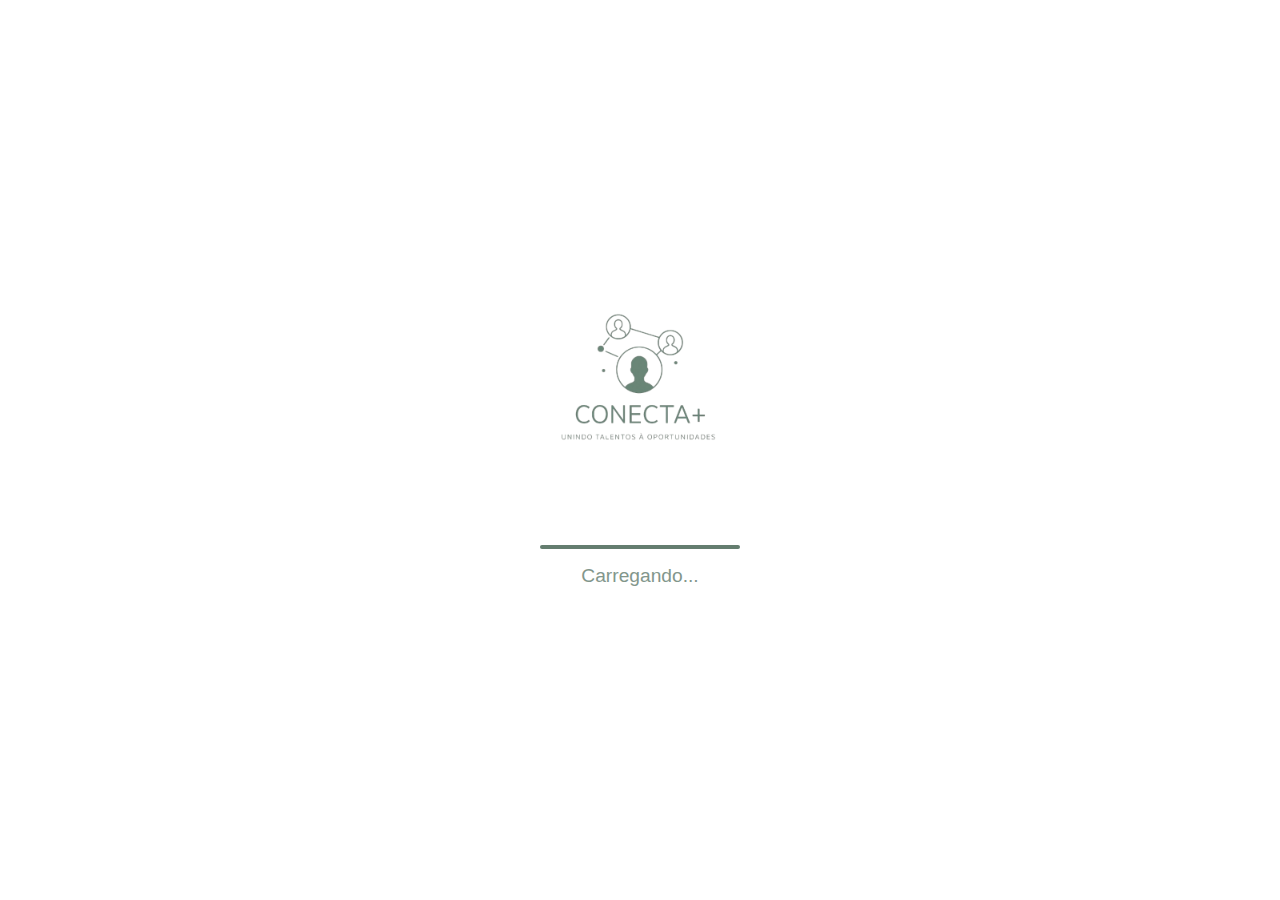
<file: index.html>
<!DOCTYPE html>
<html lang="pt-BR">
<head>
    <meta charset="UTF-8">
    <meta name="viewport" content="width=device-width, initial-scale=1.0">
    <title>Conecta+ | Carregando...</title>
    <style>
        :root {
            --color-primary: #647D6F;
            --color-secondary: #95A5A0;
        }

        body {
            margin: 0;
            padding: 0;
            display: flex;
            justify-content: center;
            align-items: center;
            min-height: 100vh;
            background-color: #ffffff;
            font-family: Arial, sans-serif;
        }

        .splash-container {
            text-align: center;
            animation: fadeIn 0.5s ease-in;
        }

        .logo {
            width: 200px;
            height: auto;
            margin-bottom: 2rem;
            animation: pulse 2s infinite;
        }

        .loading-text {
            color: var(--color-primary);
            font-size: 1.2rem;
            margin-top: 1rem;
            opacity: 0.8;
        }

        .loading-bar {
            width: 200px;
            height: 4px;
            background-color: #eee;
            border-radius: 2px;
            margin: 1rem auto;
            overflow: hidden;
        }

        .loading-progress {
            width: 100%;
            height: 100%;
            background-color: var(--color-primary);
            animation: loading 2s infinite;
            transform-origin: left;
        }

        @keyframes fadeIn {
            from {
                opacity: 0;
                transform: translateY(-20px);
            }
            to {
                opacity: 1;
                transform: translateY(0);
            }
        }

        @keyframes pulse {
            0% {
                transform: scale(1);
            }
            50% {
                transform: scale(1.05);
            }
            100% {
                transform: scale(1);
            }
        }

        @keyframes loading {
            0% {
                transform: scaleX(0);
            }
            50% {
                transform: scaleX(1);
            }
            100% {
                transform: scaleX(0);
            }
        }
    </style>
</head>
<body>
    <div class="splash-container">
        <img src="logo-removebg-preview.png" alt="Conecta+" class="logo">
        <div class="loading-bar">
            <div class="loading-progress"></div>
        </div>
        <p class="loading-text">Carregando...</p>
    </div>

    <script>
        // Simula um tempo de carregamento e redireciona para a página principal
        setTimeout(() => {
            window.location.href = 'index.html';
        }, 3000); // Redireciona após 3 segundos
    </script>
</body>
</html>
</file>
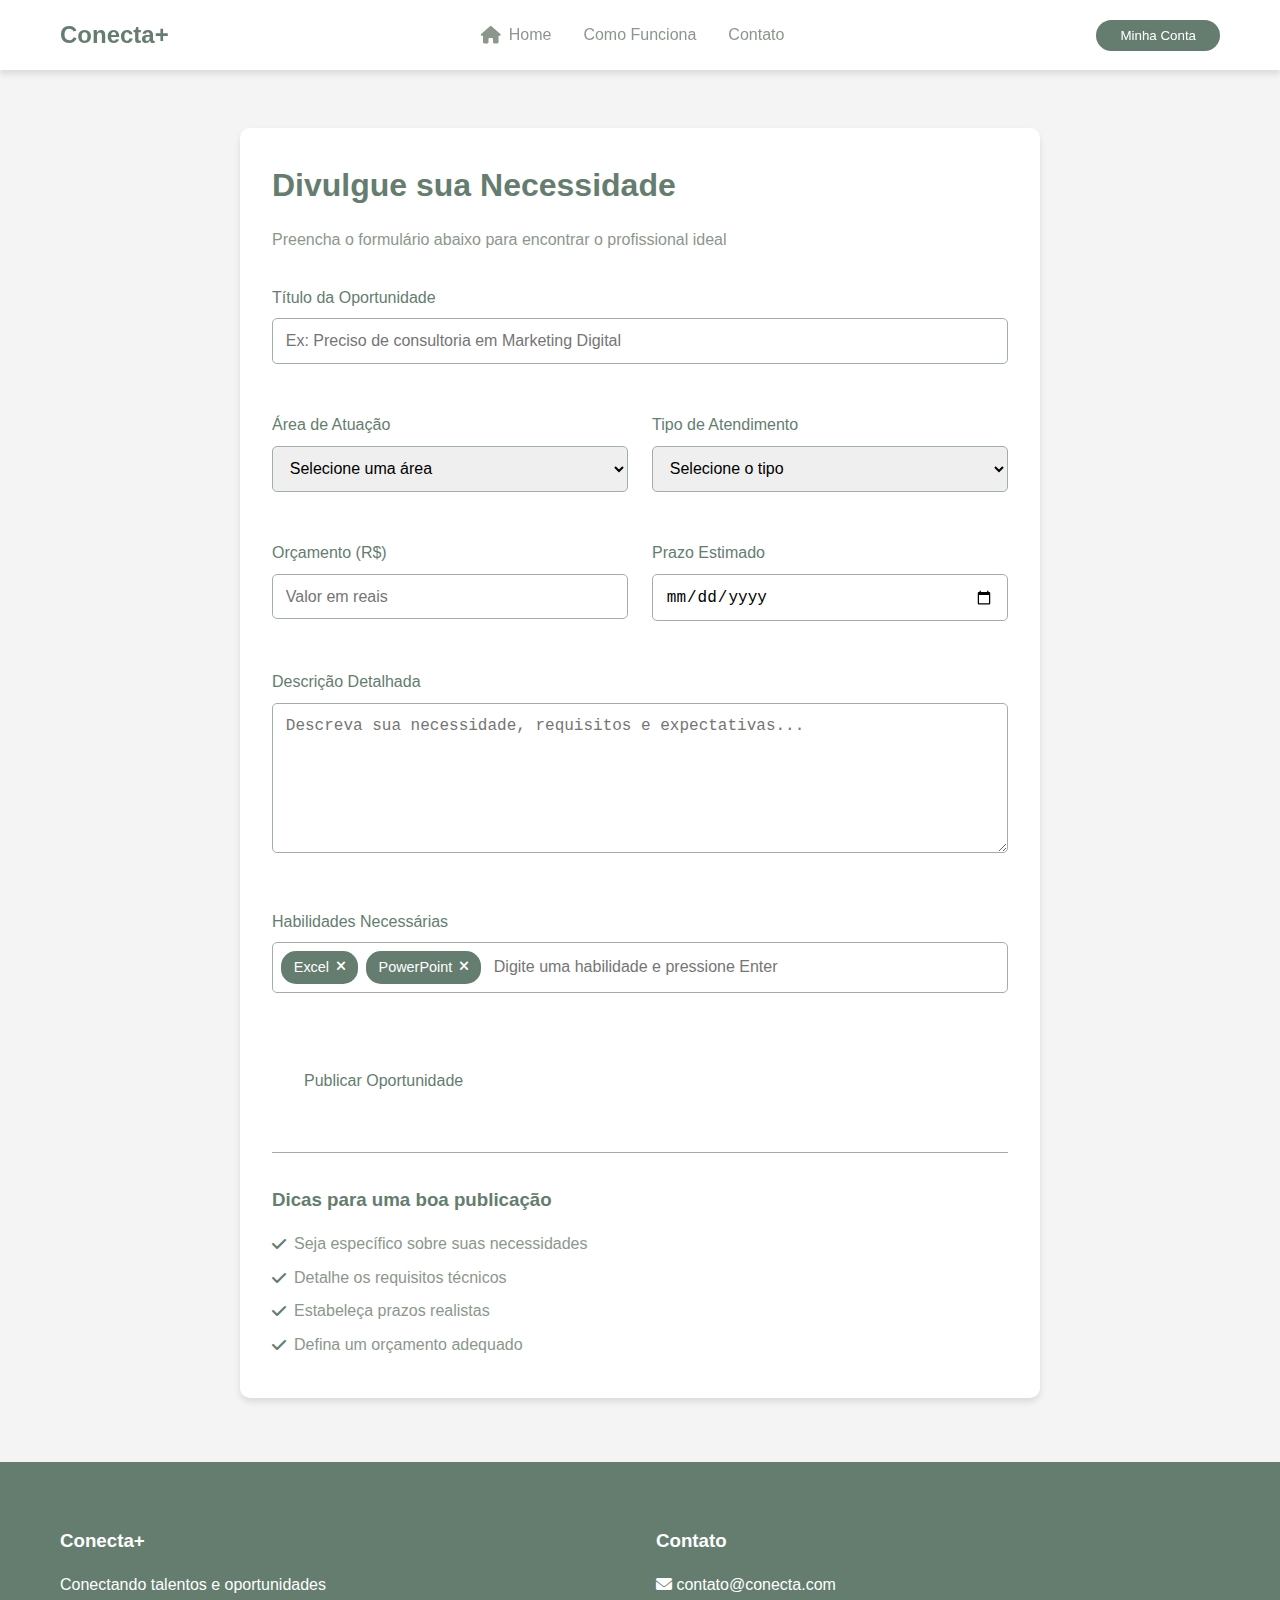
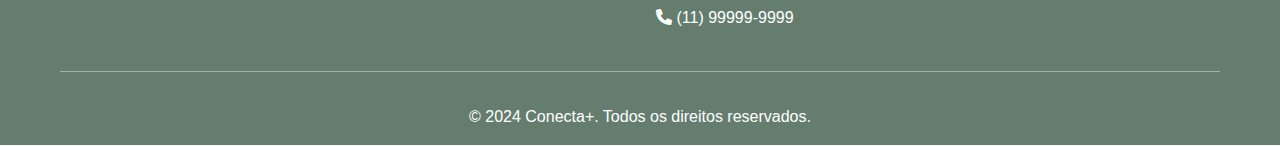
<file: client.html>
<!DOCTYPE html>
<html lang="pt-BR">
<head>
    <meta charset="UTF-8">
    <meta name="viewport" content="width=device-width, initial-scale=1.0">
    <title>Conecta+ | Divulgar Oportunidade</title>
    <link rel="stylesheet" href="styles.css">
    <link rel="stylesheet" href="client.css">
    <link rel="stylesheet" href="https://cdnjs.cloudflare.com/ajax/libs/font-awesome/6.0.0/css/all.min.css">
</head>
<body>
    <nav class="navbar">
        <div class="container">
            <a href="index.html" class="logo">Conecta+</a>
            <ul class="nav-links">
                <li><a href="index.html"><i class="fas fa-home"></i> Home</a></li>
                <li><a href="index.html#como-funciona">Como Funciona</a></li>
                <li><a href="#contato">Contato</a></li>
            </ul>
            <button class="login-btn">Minha Conta</button>
        </div>
    </nav>

    <main class="client-main">
        <div class="container">
            <div class="post-problem">
                <h1>Divulgue sua Necessidade</h1>
                <p class="subtitle">Preencha o formulário abaixo para encontrar o profissional ideal</p>

                <form class="problem-form">
                    <div class="form-group">
                        <label for="title">Título da Oportunidade</label>
                        <input type="text" id="title" required placeholder="Ex: Preciso de consultoria em Marketing Digital">
                    </div>

                    <div class="form-row">
                        <div class="form-group">
                            <label for="area">Área de Atuação</label>
                            <select id="area" required>
                                <option value="">Selecione uma área</option>
                                <option value="marketing">Marketing</option>
                                <option value="direito">Direito</option>
                                <option value="tecnologia">Tecnologia</option>
                                <option value="administracao">Administração</option>
                                <option value="contabilidade">Contabilidade</option>
                                <option value="psicologia">Psicologia</option>
                                <option value="engenharia">Engenharia</option>
                                <option value="design">Design</option>
                                <option value="outro">Outro</option>
                            </select>
                        </div>

                        <div class="form-group">
                            <label for="type">Tipo de Atendimento</label>
                            <select id="type" required>
                                <option value="">Selecione o tipo</option>
                                <option value="presencial">Presencial</option>
                                <option value="online">Online</option>
                                <option value="hibrido">Híbrido</option>
                            </select>
                        </div>
                    </div>

                    <div class="form-row">
                        <div class="form-group">
                            <label for="budget">Orçamento (R$)</label>
                            <input type="number" id="budget" required placeholder="Valor em reais">
                        </div>

                        <div class="form-group">
                            <label for="deadline">Prazo Estimado</label>
                            <input type="date" id="deadline" required>
                        </div>
                    </div>

                    <div class="form-group">
                        <label for="description">Descrição Detalhada</label>
                        <textarea id="description" rows="6" required placeholder="Descreva sua necessidade, requisitos e expectativas..."></textarea>
                    </div>

                    <div class="form-group">
                        <label>Habilidades Necessárias</label>
                        <div class="skills-container">
                            <div class="skill-tag">Excel <i class="fas fa-times"></i></div>
                            <div class="skill-tag">PowerPoint <i class="fas fa-times"></i></div>
                            <input type="text" id="skill-input" placeholder="Digite uma habilidade e pressione Enter">
                        </div>
                    </div>

                    <div class="form-actions">
                        <button type="submit" class="btn primary">Publicar Oportunidade</button>
                        <button type="button" class="btn secondary">Salvar Rascunho</button>
                    </div>
                </form>

                <div class="tips-section">
                    <h3>Dicas para uma boa publicação</h3>
                    <ul>
                        <li><i class="fas fa-check"></i> Seja específico sobre suas necessidades</li>
                        <li><i class="fas fa-check"></i> Detalhe os requisitos técnicos</li>
                        <li><i class="fas fa-check"></i> Estabeleça prazos realistas</li>
                        <li><i class="fas fa-check"></i> Defina um orçamento adequado</li>
                    </ul>
                </div>
            </div>
        </div>
    </main>

    <footer class="footer">
        <div class="container">
            <div class="footer-content">
                <div class="footer-section">
                    <h3>Conecta+</h3>
                    <p>Conectando talentos e oportunidades</p>
                </div>
                <div class="footer-section">
                    <h3>Contato</h3>
                    <ul>
                        <li><i class="fas fa-envelope"></i> contato@conecta.com</li>
                        <li><i class="fas fa-phone"></i> (11) 99999-9999</li>
                    </ul>
                </div>
            </div>
            <div class="footer-bottom">
                <p>&copy; 2024 Conecta+. Todos os direitos reservados.</p>
            </div>
        </div>
    </footer>

    <!-- Modal de Sucesso -->
    <div class="modal" id="successModal">
        <div class="modal-content">
            <div class="modal-header">
                <i class="fas fa-check-circle success-icon"></i>
                <h2>Oportunidade Publicada!</h2>
            </div>
            <div class="modal-body">
                <p>Sua oportunidade foi publicada com sucesso! Em breve os profissionais interessados entrarão em contato.</p>
            </div>
            <div class="modal-footer">
                <button class="btn primary" onclick="closeModal()">Entendi</button>
            </div>
        </div>
    </div>

    <script src="client.js"></script>
</body>
</html>
</file>
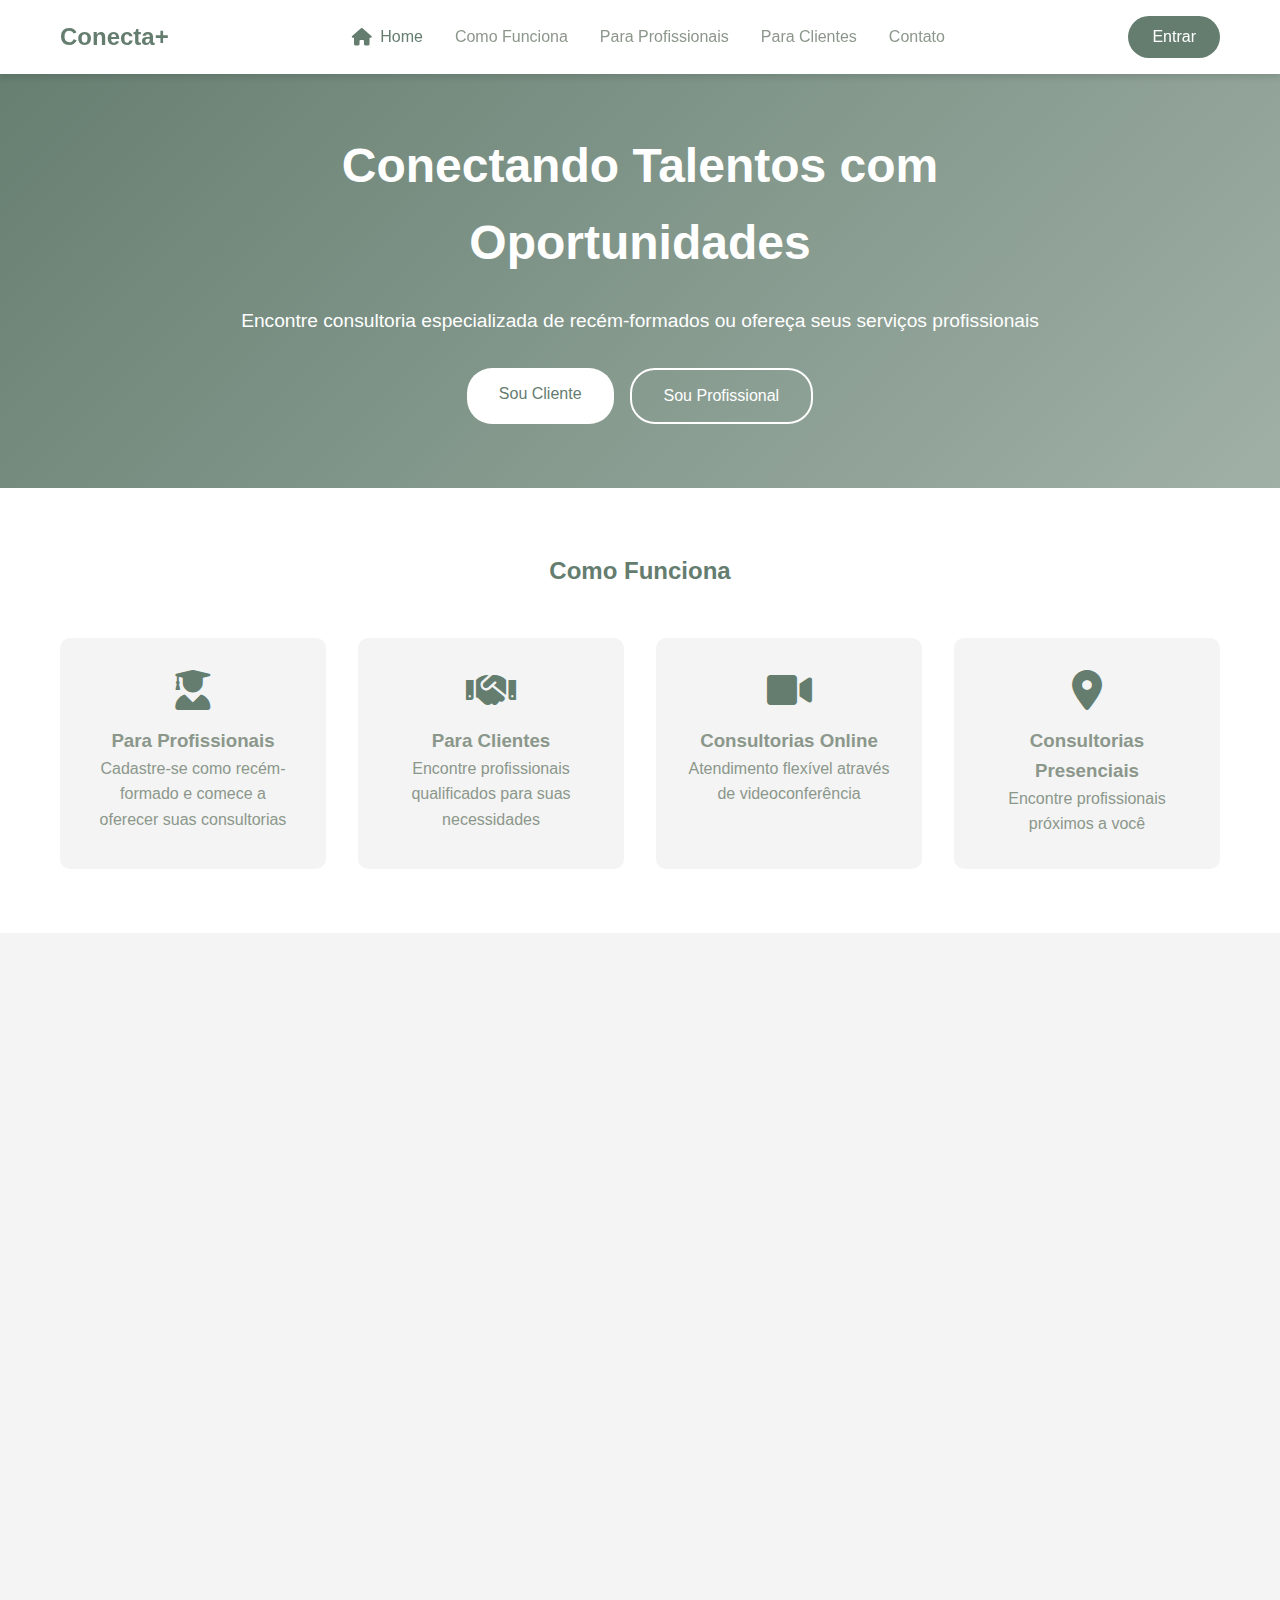
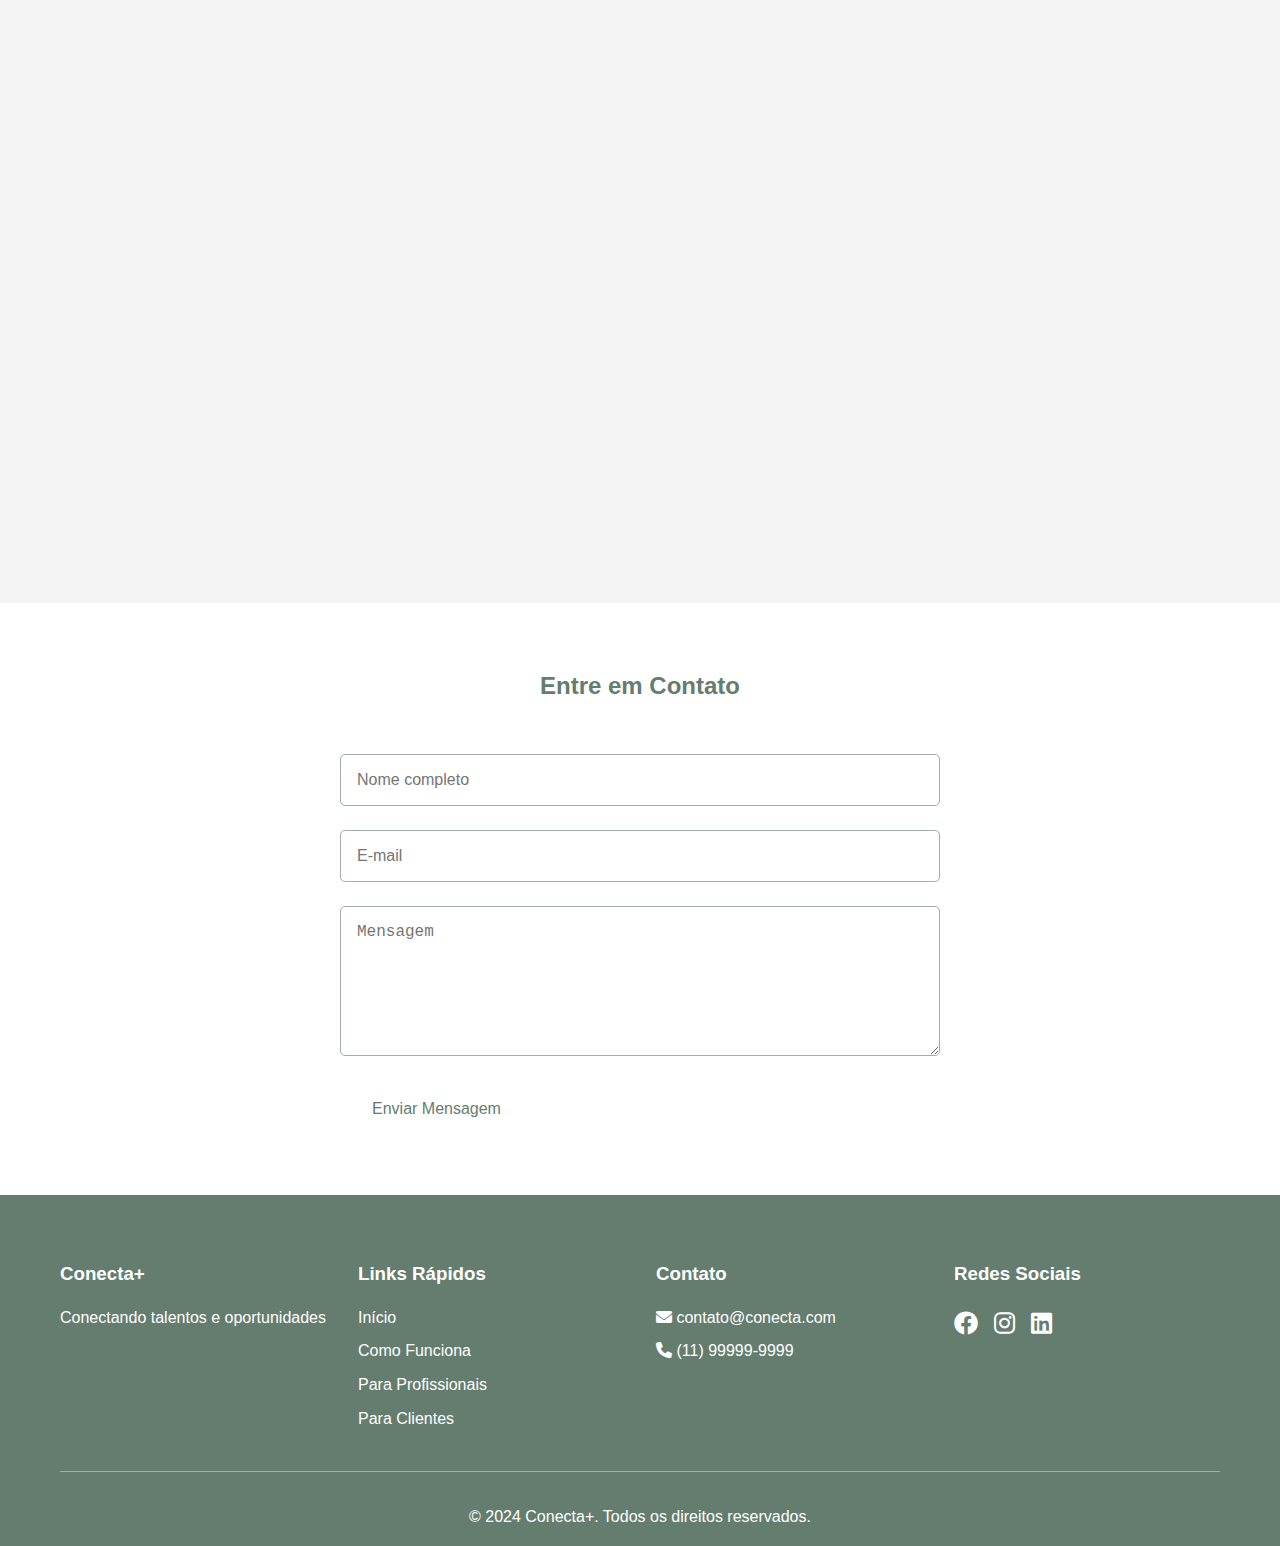
<file: login.html>
<!DOCTYPE html>
<html lang="pt-BR">
<head>
    <meta charset="UTF-8">
    <meta name="viewport" content="width=device-width, initial-scale=1.0">
    <title>Conecta - Conectando Talentos</title>
    <link rel="stylesheet" href="styles.css">
    <link rel="stylesheet" href="https://cdnjs.cloudflare.com/ajax/libs/font-awesome/6.0.0/css/all.min.css">
</head>
<body>
    <nav class="navbar">
        <div class="container">
            <a href="index.html" class="logo">Conecta+</a>
            <ul class="nav-links">
                <li><a href="index.html" class="active"><i class="fas fa-home"></i> Home</a></li>
                <li><a href="#como-funciona">Como Funciona</a></li>
                <li><a href="#para-profissionais">Para Profissionais</a></li>
                <li><a href="#para-clientes">Para Clientes</a></li>
                <li><a href="#contato">Contato</a></li>
            </ul>
            <a href="login.html" class="login-btn">Entrar</a>
        </div>
    </nav>

    <header id="home" class="hero">
        <div class="container">
            <div class="hero-content">
                <h1>Conectando Talentos com Oportunidades</h1>
                <p>Encontre consultoria especializada de recém-formados ou ofereça seus serviços profissionais</p>
                <div class="cta-buttons">
                    <a href="client.html" class="btn primary">Sou Cliente</a>
                    <a href="professional.html" class="btn secondary">Sou Profissional</a>
                </div>
            </div>
        </div>
    </header>

    <section id="como-funciona" class="features">
        <div class="container">
            <h2>Como Funciona</h2>
            <div class="features-grid">
                <div class="feature-card">
                    <i class="fas fa-user-graduate"></i>
                    <h3>Para Profissionais</h3>
                    <p>Cadastre-se como recém-formado e comece a oferecer suas consultorias</p>
                </div>
                <div class="feature-card">
                    <i class="fas fa-handshake"></i>
                    <h3>Para Clientes</h3>
                    <p>Encontre profissionais qualificados para suas necessidades</p>
                </div>
                <div class="feature-card">
                    <i class="fas fa-video"></i>
                    <h3>Consultorias Online</h3>
                    <p>Atendimento flexível através de videoconferência</p>
                </div>
                <div class="feature-card">
                    <i class="fas fa-map-marker-alt"></i>
                    <h3>Consultorias Presenciais</h3>
                    <p>Encontre profissionais próximos a você</p>
                </div>
            </div>
        </div>
    </section>

    <section id="para-profissionais" class="professionals">
        <div class="container">
            <div class="content-grid">
                <div class="text-content">
                    <h2>Para Profissionais</h2>
                    <p>Inicie sua carreira oferecendo consultorias e ganhe experiência prática na sua área</p>
                    <ul class="benefits-list">
                        <li><i class="fas fa-check"></i> Construa seu portfólio profissional</li>
                        <li><i class="fas fa-check"></i> Defina seus horários</li>
                        <li><i class="fas fa-check"></i> Escolha entre atendimento online ou presencial</li>
                        <li><i class="fas fa-check"></i> Receba feedback dos clientes</li>
                    </ul>
                    <a href="professional.html" class="btn primary">Cadastre-se como Profissional</a>
                </div>
                <div class="image-content">
                    <!-- Placeholder para imagem -->
                </div>
            </div>
        </div>
    </section>

    <section id="para-clientes" class="clients">
        <div class="container">
            <div class="content-grid reverse">
                <div class="image-content">
                    <!-- Placeholder para imagem -->
                </div>
                <div class="text-content">
                    <h2>Para Clientes</h2>
                    <p>Encontre profissionais qualificados para suas necessidades com preços acessíveis</p>
                    <ul class="benefits-list">
                        <li><i class="fas fa-check"></i> Acesso a profissionais recém-formados</li>
                        <li><i class="fas fa-check"></i> Preços competitivos</li>
                        <li><i class="fas fa-check"></i> Flexibilidade de horários</li>
                        <li><i class="fas fa-check"></i> Atendimento personalizado</li>
                    </ul>
                    <a href="client.html" class="btn primary">Buscar Profissionais</a>
                </div>
            </div>
        </div>
    </section>

    <section id="contato" class="contact">
        <div class="container">
            <h2>Entre em Contato</h2>
            <div class="contact-form">
                <form>
                    <div class="form-group">
                        <input type="text" placeholder="Nome completo" required>
                    </div>
                    <div class="form-group">
                        <input type="email" placeholder="E-mail" required>
                    </div>
                    <div class="form-group">
                        <textarea placeholder="Mensagem" required></textarea>
                    </div>
                    <button type="submit" class="btn primary">Enviar Mensagem</button>
                </form>
            </div>
        </div>
    </section>

    <footer class="footer">
        <div class="container">
            <div class="footer-content">
                <div class="footer-section">
                    <h3>Conecta+</h3>
                    <p>Conectando talentos e oportunidades</p>
                </div>
                <div class="footer-section">
                    <h3>Links Rápidos</h3>
                    <ul>
                        <li><a href="#home">Início</a></li>
                        <li><a href="#como-funciona">Como Funciona</a></li>
                        <li><a href="#para-profissionais">Para Profissionais</a></li>
                        <li><a href="#para-clientes">Para Clientes</a></li>
                    </ul>
                </div>
                <div class="footer-section">
                    <h3>Contato</h3>
                    <ul>
                        <li><i class="fas fa-envelope"></i> contato@conecta.com</li>
                        <li><i class="fas fa-phone"></i> (11) 99999-9999</li>
                    </ul>
                </div>
                <div class="footer-section">
                    <h3>Redes Sociais</h3>
                    <div class="social-links">
                        <a href="#"><i class="fab fa-facebook"></i></a>
                        <a href="#"><i class="fab fa-instagram"></i></a>
                        <a href="#"><i class="fab fa-linkedin"></i></a>
                    </div>
                </div>
            </div>
            <div class="footer-bottom">
                <p>&copy; 2024 Conecta+. Todos os direitos reservados.</p>
            </div>
        </div>
    </footer>

    <script src="script.js"></script>
</body>
</html>
</file>
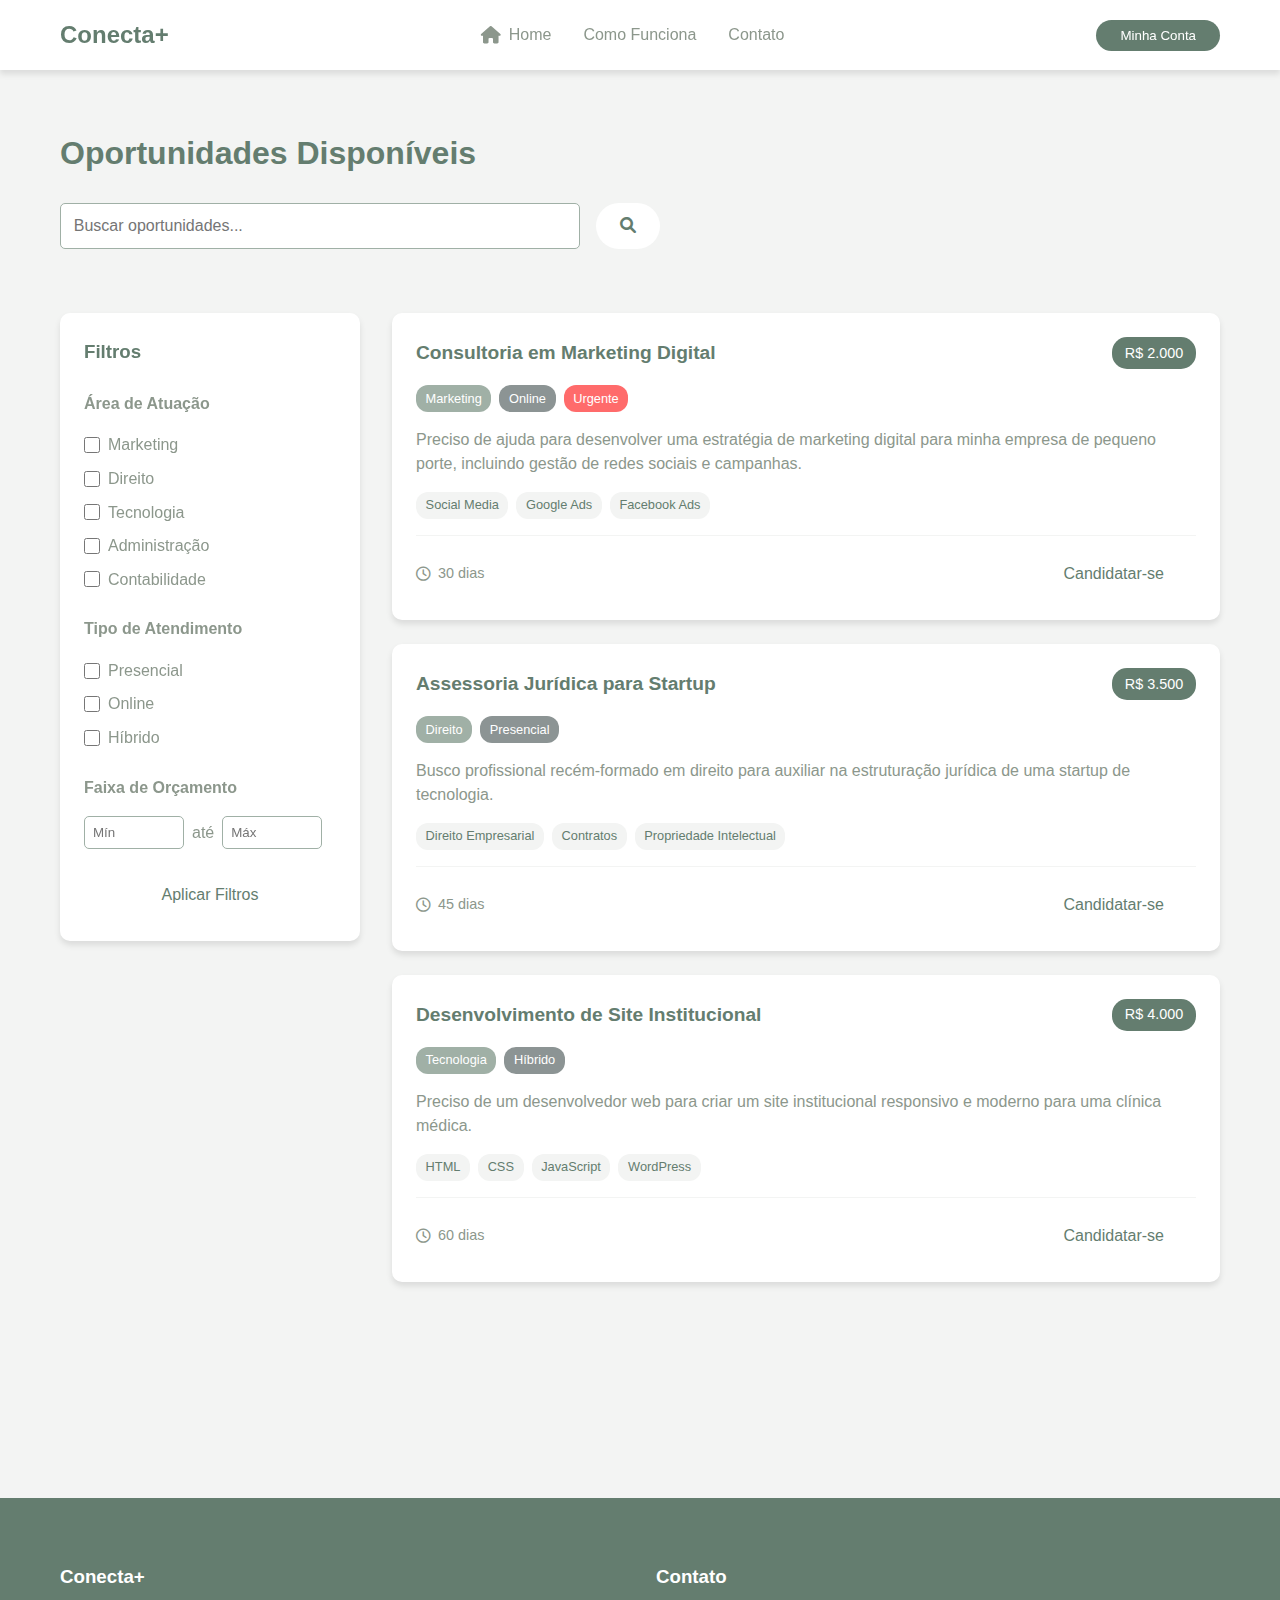
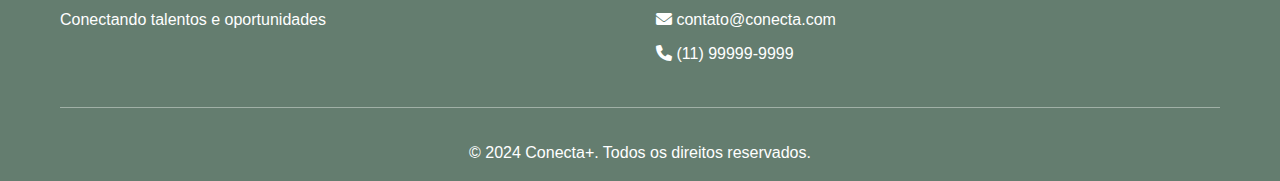
<file: professional.html>
<!DOCTYPE html>
<html lang="pt-BR">
<head>
    <meta charset="UTF-8">
    <meta name="viewport" content="width=device-width, initial-scale=1.0">
    <title>Conecta+ | Oportunidades</title>
    <link rel="stylesheet" href="styles.css">
    <link rel="stylesheet" href="professional.css">
    <link rel="stylesheet" href="https://cdnjs.cloudflare.com/ajax/libs/font-awesome/6.0.0/css/all.min.css">
</head>
<body>
    <nav class="navbar">
        <div class="container">
            <a href="index.html" class="logo">Conecta+</a>
            <ul class="nav-links">
                <li><a href="index.html"><i class="fas fa-home"></i> Home</a></li>
                <li><a href="index.html#como-funciona">Como Funciona</a></li>
                <li><a href="#contato">Contato</a></li>
            </ul>
            <button class="login-btn">Minha Conta</button>
        </div>
    </nav>

    <main class="professional-main">
        <div class="container">
            <div class="opportunities-header">
                <h1>Oportunidades Disponíveis</h1>
                <div class="search-bar">
                    <input type="text" placeholder="Buscar oportunidades...">
                    <button class="btn primary"><i class="fas fa-search"></i></button>
                </div>
            </div>

            <div class="content-grid">
                <!-- Filtros -->
                <aside class="filters-sidebar">
                    <div class="filter-section">
                        <h3>Filtros</h3>
                        
                        <div class="filter-group">
                            <h4>Área de Atuação</h4>
                            <label class="checkbox-label">
                                <input type="checkbox" value="marketing"> Marketing
                            </label>
                            <label class="checkbox-label">
                                <input type="checkbox" value="direito"> Direito
                            </label>
                            <label class="checkbox-label">
                                <input type="checkbox" value="tecnologia"> Tecnologia
                            </label>
                            <label class="checkbox-label">
                                <input type="checkbox" value="administracao"> Administração
                            </label>
                            <label class="checkbox-label">
                                <input type="checkbox" value="contabilidade"> Contabilidade
                            </label>
                        </div>

                        <div class="filter-group">
                            <h4>Tipo de Atendimento</h4>
                            <label class="checkbox-label">
                                <input type="checkbox" value="presencial"> Presencial
                            </label>
                            <label class="checkbox-label">
                                <input type="checkbox" value="online"> Online
                            </label>
                            <label class="checkbox-label">
                                <input type="checkbox" value="hibrido"> Híbrido
                            </label>
                        </div>

                        <div class="filter-group">
                            <h4>Faixa de Orçamento</h4>
                            <div class="range-inputs">
                                <input type="number" placeholder="Mín" class="range-input">
                                <span>até</span>
                                <input type="number" placeholder="Máx" class="range-input">
                            </div>
                        </div>

                        <button class="btn primary full-width">Aplicar Filtros</button>
                    </div>
                </aside>

                <!-- Lista de Oportunidades -->
                <div class="opportunities-list">
                    <!-- Exemplo de Cards de Oportunidades -->
                    <div class="opportunity-card">
                        <div class="card-header">
                            <h3>Consultoria em Marketing Digital</h3>
                            <span class="budget">R$ 2.000</span>
                        </div>
                        <div class="card-tags">
                            <span class="tag area">Marketing</span>
                            <span class="tag type">Online</span>
                            <span class="tag urgent">Urgente</span>
                        </div>
                        <p class="description">Preciso de ajuda para desenvolver uma estratégia de marketing digital para minha empresa de pequeno porte, incluindo gestão de redes sociais e campanhas.</p>
                        <div class="skills-needed">
                            <span class="skill">Social Media</span>
                            <span class="skill">Google Ads</span>
                            <span class="skill">Facebook Ads</span>
                        </div>
                        <div class="card-footer">
                            <span class="deadline"><i class="far fa-clock"></i> 30 dias</span>
                            <button class="btn primary">Candidatar-se</button>
                        </div>
                    </div>

                    <div class="opportunity-card" data-page="1">
                        <div class="card-header">
                            <h3>Assessoria Jurídica para Startup</h3>
                            <span class="budget">R$ 3.500</span>
                        </div>
                        <div class="card-tags">
                            <span class="tag area">Direito</span>
                            <span class="tag type">Presencial</span>
                        </div>
                        <p class="description">Busco profissional recém-formado em direito para auxiliar na estruturação jurídica de uma startup de tecnologia.</p>
                        <div class="skills-needed">
                            <span class="skill">Direito Empresarial</span>
                            <span class="skill">Contratos</span>
                            <span class="skill">Propriedade Intelectual</span>
                        </div>
                        <div class="card-footer">
                            <span class="deadline"><i class="far fa-clock"></i> 45 dias</span>
                            <button class="btn primary">Candidatar-se</button>
                        </div>
                    </div>

                    <div class="opportunity-card" data-page="1">
                        <div class="card-header">
                            <h3>Desenvolvimento de Site Institucional</h3>
                            <span class="budget">R$ 4.000</span>
                        </div>
                        <div class="card-tags">
                            <span class="tag area">Tecnologia</span>
                            <span class="tag type">Híbrido</span>
                        </div>
                        <p class="description">Preciso de um desenvolvedor web para criar um site institucional responsivo e moderno para uma clínica médica.</p>
                        <div class="skills-needed">
                            <span class="skill">HTML</span>
                            <span class="skill">CSS</span>
                            <span class="skill">JavaScript</span>
                            <span class="skill">WordPress</span>
                        </div>
                        <div class="card-footer">
                            <span class="deadline"><i class="far fa-clock"></i> 60 dias</span>
                            <button class="btn primary">Candidatar-se</button>
                        </div>
                    </div>

                    <!-- Página 2 -->
                    <div class="opportunity-card" data-page="2" style="display: none;">
                        <div class="card-header">
                            <h3>Análise Financeira para E-commerce</h3>
                            <span class="budget">R$ 2.800</span>
                        </div>
                        <div class="card-tags">
                            <span class="tag area">Contabilidade</span>
                            <span class="tag type">Online</span>
                        </div>
                        <p class="description">Necessito de um profissional para realizar análise financeira completa e propor melhorias para um e-commerce em crescimento.</p>
                        <div class="skills-needed">
                            <span class="skill">Excel Avançado</span>
                            <span class="skill">Power BI</span>
                            <span class="skill">Análise de Dados</span>
                        </div>
                        <div class="card-footer">
                            <span class="deadline"><i class="far fa-clock"></i> 20 dias</span>
                            <button class="btn primary">Candidatar-se</button>
                        </div>
                    </div>

                    <div class="opportunity-card" data-page="2" style="display: none;">
                        <div class="card-header">
                            <h3>Design de Interface para App</h3>
                            <span class="budget">R$ 3.200</span>
                        </div>
                        <div class="card-tags">
                            <span class="tag area">Design</span>
                            <span class="tag type">Remoto</span>
                            <span class="tag urgent">Urgente</span>
                        </div>
                        <p class="description">Procuro designer UI/UX para criar interfaces modernas e intuitivas para um aplicativo de delivery.</p>
                        <div class="skills-needed">
                            <span class="skill">Figma</span>
                            <span class="skill">Adobe XD</span>
                            <span class="skill">Prototipagem</span>
                        </div>
                        <div class="card-footer">
                            <span class="deadline"><i class="far fa-clock"></i> 15 dias</span>
                            <button class="btn primary">Candidatar-se</button>
                        </div>
                    </div>

                    <!-- Página 3 -->
                    <div class="opportunity-card" data-page="3" style="display: none;">
                        <div class="card-header">
                            <h3>Consultoria em Recursos Humanos</h3>
                            <span class="budget">R$ 2.500</span>
                        </div>
                        <div class="card-tags">
                            <span class="tag area">RH</span>
                            <span class="tag type">Híbrido</span>
                        </div>
                        <p class="description">Empresa busca profissional para desenvolver políticas de RH e plano de cargos e salários.</p>
                        <div class="skills-needed">
                            <span class="skill">Gestão de Pessoas</span>
                            <span class="skill">Recrutamento</span>
                            <span class="skill">Desenvolvimento</span>
                        </div>
                        <div class="card-footer">
                            <span class="deadline"><i class="far fa-clock"></i> 40 dias</span>
                            <button class="btn primary">Candidatar-se</button>
                        </div>
                    </div>

                    <div class="opportunity-card" data-page="3" style="display: none;">
                        <div class="card-header">
                            <h3>Planejamento Estratégico</h3>
                            <span class="budget">R$ 4.500</span>
                        </div>
                        <div class="card-tags">
                            <span class="tag area">Administração</span>
                            <span class="tag type">Presencial</span>
                        </div>
                        <p class="description">Consultoria para desenvolvimento de planejamento estratégico para empresa de médio porte do setor industrial.</p>
                        <div class="skills-needed">
                            <span class="skill">Gestão Estratégica</span>
                            <span class="skill">KPIs</span>
                            <span class="skill">BSC</span>
                        </div>
                        <div class="card-footer">
                            <span class="deadline"><i class="far fa-clock"></i> 90 dias</span>
                            <button class="btn primary">Candidatar-se</button>
                        </div>
                    </div>

                    <!-- Paginação -->
                    <div class="pagination">
                      
                    </div>
                </div>
            </div>
        </div>
    </main>

    <footer class="footer">
        <div class="container">
            <div class="footer-content">
                <div class="footer-section">
                    <h3>Conecta+</h3>
                    <p>Conectando talentos e oportunidades</p>
                </div>
                <div class="footer-section">
                    <h3>Contato</h3>
                    <ul>
                        <li><i class="fas fa-envelope"></i> contato@conecta.com</li>
                        <li><i class="fas fa-phone"></i> (11) 99999-9999</li>
                    </ul>
                </div>
            </div>
            <div class="footer-bottom">
                <p>&copy; 2024 Conecta+. Todos os direitos reservados.</p>
            </div>
        </div>
    </footer>

    <!-- Modal de Sucesso -->
    <div class="modal" id="successModal">
        <div class="modal-content">
            <div class="modal-header">
                <i class="fas fa-check-circle success-icon"></i>
                <h2>Candidatura Enviada!</h2>
            </div>
            <div class="modal-body">
                <p>Sua candidatura foi enviada com sucesso! O cliente será notificado e entrará em contato em breve.</p>
                <div class="next-steps">
                    <h3>Próximos passos:</h3>
                    <ul>
                        <li><i class="fas fa-envelope"></i> Você receberá um e-mail de confirmação</li>
                        <li><i class="fas fa-bell"></i> Acompanhe as notificações no seu perfil</li>
                        <li><i class="fas fa-comments"></i> Prepare-se para a entrevista inicial</li>
                    </ul>
                </div>
            </div>
            <div class="modal-footer">
                <button class="btn secondary" onclick="closeModal()">Continuar Procurando</button>
                <a href="#" class="btn primary">Ver Minhas Candidaturas</a>
            </div>
        </div>
    </div>

    <!-- Modal de Candidatura -->
    <div class="modal" id="applyModal">
        <div class="modal-content">
            <div class="modal-header">
                <h2>Candidatar-se à Vaga</h2>
                <button class="close-btn" onclick="closeApplyModal()">
                    <i class="fas fa-times"></i>
                </button>
            </div>
            <div class="modal-body">
                <form id="applicationForm" class="application-form">
                    <div class="form-group">
                        <label for="coverLetter">Carta de Apresentação</label>
                        <textarea id="coverLetter" rows="6" required 
                            placeholder="Descreva por que você seria o profissional ideal para esta oportunidade. Destaque suas experiências relevantes e como pode agregar valor ao projeto."></textarea>
                    </div>
                    <div class="form-group">
                        <label>Disponibilidade</label>
                        <div class="availability-options">
                            <label class="radio-label">
                                <input type="radio" name="availability" value="immediate" required>
                                Imediata
                            </label>
                            <label class="radio-label">
                                <input type="radio" name="availability" value="15days">
                                15 dias
                            </label>
                            <label class="radio-label">
                                <input type="radio" name="availability" value="30days">
                                30 dias
                            </label>
                        </div>
                    </div>
                    <div class="form-group">
                        <label for="expectedValue">Valor Pretendido (R$)</label>
                        <input type="number" id="expectedValue" required min="0" step="100">
                    </div>
                    <div class="form-actions">
                        <button type="button" class="btn secondary" onclick="closeApplyModal()">Cancelar</button>
                        <button type="submit" class="btn primary">Enviar Candidatura</button>
                    </div>
                </form>
            </div>
        </div>
    </div>

    <script src="professional.js"></script>
</body>
</html>
</file>
<file: styles.css>
:root {
    --color-background: #f3f4f3;
    --color-primary: #647d6f;
    --color-secondary: #a0b0a6;
    --color-text: #8c978c;
    --color-accent: #8c9494;
    --color-white: #ffffff;
    --shadow: 0 4px 6px rgba(0, 0, 0, 0.1);
    --transition: all 0.3s ease;
}

* {
    margin: 0;
    padding: 0;
    box-sizing: border-box;
}

html {
    scroll-behavior: smooth;
}

body {
    font-family: 'Segoe UI', Tahoma, Geneva, Verdana, sans-serif;
    line-height: 1.6;
    background-color: var(--color-background);
    color: var(--color-text);
}

.container {
    max-width: 1200px;
    margin: 0 auto;
    padding: 0 20px;
}

/* Navbar */
.navbar {
    background-color: var(--color-white);
    box-shadow: var(--shadow);
    position: fixed;
    width: 100%;
    top: 0;
    z-index: 1000;
}

.navbar .container {
    display: flex;
    justify-content: space-between;
    align-items: center;
    padding: 1rem 20px;
}

.logo {
    font-size: 1.5rem;
    font-weight: bold;
    color: var(--color-primary);
    text-decoration: none;
    transition: var(--transition);
}

.logo:hover {
    color: var(--color-secondary);
}

.nav-links {
    display: flex;
    list-style: none;
    gap: 2rem;
}

.nav-links a {
    text-decoration: none;
    color: var(--color-text);
    transition: var(--transition);
    display: flex;
    align-items: center;
    gap: 0.5rem;
}

.nav-links a i {
    font-size: 1.1rem;
}

.nav-links a.active {
    color: var(--color-primary);
    font-weight: 500;
}

.nav-links a:hover {
    color: var(--color-primary);
}

.login-btn {
    background-color: var(--color-primary);
    color: var(--color-white);
    border: none;
    padding: 0.5rem 1.5rem;
    border-radius: 25px;
    cursor: pointer;
    transition: var(--transition);
    text-decoration: none;
    display: inline-block;
}

.login-btn:hover {
    background-color: var(--color-secondary);
}

/* Hero Section */
.hero {
    padding: 8rem 0 4rem;
    background: linear-gradient(135deg, var(--color-primary), var(--color-secondary));
    color: var(--color-white);
    text-align: center;
}

.hero-content {
    max-width: 800px;
    margin: 0 auto;
}

.hero h1 {
    font-size: 3rem;
    margin-bottom: 1.5rem;
}

.hero p {
    font-size: 1.2rem;
    margin-bottom: 2rem;
}

.cta-buttons {
    display: flex;
    gap: 1rem;
    justify-content: center;
}

.btn {
    padding: 0.8rem 2rem;
    border-radius: 25px;
    border: none;
    cursor: pointer;
    font-size: 1rem;
    transition: var(--transition);
    text-decoration: none;
    display: inline-block;
}

.btn.primary {
    background-color: var(--color-white);
    color: var(--color-primary);
}

.btn.secondary {
    background-color: transparent;
    border: 2px solid var(--color-white);
    color: var(--color-white);
}

.btn:hover {
    transform: translateY(-2px);
}

/* Features Section */
.features {
    padding: 4rem 0;
    background-color: var(--color-white);
}

.features h2 {
    text-align: center;
    color: var(--color-primary);
    margin-bottom: 3rem;
}

.features-grid {
    display: grid;
    grid-template-columns: repeat(auto-fit, minmax(250px, 1fr));
    gap: 2rem;
}

.feature-card {
    text-align: center;
    padding: 2rem;
    border-radius: 10px;
    background-color: var(--color-background);
    transition: var(--transition);
}

.feature-card:hover {
    transform: translateY(-5px);
    box-shadow: var(--shadow);
}

.feature-card i {
    font-size: 2.5rem;
    color: var(--color-primary);
    margin-bottom: 1rem;
}

/* Content Sections */
.professionals, .clients {
    padding: 4rem 0;
}

.content-grid {
    display: grid;
    grid-template-columns: 1fr 1fr;
    gap: 4rem;
    align-items: center;
    margin: 4rem 0;
}

.content-grid.reverse {
    direction: rtl;
}

.content-grid.reverse > * {
    direction: ltr;
}

.text-content {
    max-width: 540px;
}

.text-content h2 {
    color: var(--color-primary);
    margin-bottom: 1.5rem;
}

.benefits-list {
    list-style: none;
    margin: 2rem 0;
}

.benefits-list li {
    margin-bottom: 1rem;
    display: flex;
    align-items: center;
    gap: 0.5rem;
}

.benefits-list i {
    color: var(--color-primary);
}

.section-image {
    max-width: 100%;
    height: auto;
    border-radius: 10px;
    box-shadow: 0 4px 20px rgba(0, 0, 0, 0.1);
    transition: transform 0.3s ease;
    display: block;
    margin: 0 auto;
}

.section-image:hover {
    transform: translateY(-5px);
}

.image-content {
    display: flex;
    justify-content: center;
    align-items: center;
    padding: 2rem;
    max-width: 600px;
    margin: 0 auto;
}

/* Contact Section */
.contact {
    padding: 4rem 0;
    background-color: var(--color-white);
}

.contact h2 {
    text-align: center;
    color: var(--color-primary);
    margin-bottom: 3rem;
}

.contact-form {
    max-width: 600px;
    margin: 0 auto;
}

.form-group {
    margin-bottom: 1.5rem;
}

.form-group input,
.form-group textarea {
    width: 100%;
    padding: 1rem;
    border: 1px solid var(--color-secondary);
    border-radius: 5px;
    font-size: 1rem;
}

.form-group textarea {
    height: 150px;
    resize: vertical;
}

/* Footer */
.footer {
    background-color: var(--color-primary);
    color: var(--color-white);
    padding: 4rem 0 1rem;
}

.footer-content {
    display: grid;
    grid-template-columns: repeat(auto-fit, minmax(200px, 1fr));
    gap: 2rem;
    margin-bottom: 2rem;
}

.footer-section h3 {
    margin-bottom: 1rem;
}

.footer-section ul {
    list-style: none;
}

.footer-section ul li {
    margin-bottom: 0.5rem;
}

.footer-section a {
    color: var(--color-white);
    text-decoration: none;
    transition: var(--transition);
}

.footer-section a:hover {
    color: var(--color-secondary);
}

.social-links {
    display: flex;
    gap: 1rem;
}

.social-links a {
    font-size: 1.5rem;
}

.footer-bottom {
    text-align: center;
    padding-top: 2rem;
    border-top: 1px solid var(--color-secondary);
}

/* Responsive Design */
@media (max-width: 768px) {
    /* Navbar */
    .navbar .container {
        padding: 0.5rem 15px;
    }

    .nav-links {
        display: none; /* Posteriormente podemos adicionar um menu mobile */
    }

    .logo {
        font-size: 1.2rem;
    }

    /* Hero Section */
    .hero {
        padding: 6rem 0 3rem;
    }

    .hero h1 {
        font-size: 2rem;
        line-height: 1.3;
        margin-bottom: 1rem;
    }

    .hero p {
        font-size: 1rem;
        margin-bottom: 1.5rem;
        padding: 0 1rem;
    }

    .cta-buttons {
        flex-direction: column;
        gap: 1rem;
        padding: 0 1rem;
    }

    .btn {
        width: 100%;
        text-align: center;
    }

    /* Features Section */
    .features {
        padding: 3rem 0;
    }

    .features-grid {
        grid-template-columns: 1fr;
        gap: 1.5rem;
        padding: 0 1rem;
    }

    .feature-card {
        padding: 1.5rem;
    }

    /* Content Sections */
    .professionals, .clients {
        padding: 3rem 0;
    }

    .content-grid {
        grid-template-columns: 1fr;
        gap: 2rem;
        margin: 2rem 0;
    }

    .content-grid.reverse {
        direction: ltr;
    }

    .text-content {
        max-width: 100%;
        padding: 0 1rem;
        text-align: center;
    }

    .text-content h2 {
        font-size: 1.8rem;
        margin-bottom: 1rem;
    }

    .benefits-list {
        margin: 1.5rem 0;
        text-align: left;
    }

    .benefits-list li {
        margin-bottom: 0.8rem;
    }

    .image-content {
        padding: 1rem;
        max-width: 100%;
        order: -1; /* Imagem sempre aparece primeiro em mobile */
    }

    .section-image {
        max-width: 90%;
        margin: 0 auto;
    }

    /* Contact Section */
    .contact {
        padding: 3rem 0;
    }

    .contact h2 {
        margin-bottom: 2rem;
    }

    .contact-form {
        padding: 0 1rem;
    }

    .form-group input,
    .form-group textarea {
        padding: 0.8rem;
    }

    /* Footer */
    .footer {
        padding: 3rem 0 1rem;
    }

    .footer-content {
        grid-template-columns: 1fr;
        gap: 2rem;
        text-align: center;
    }

    .footer-section {
        margin-bottom: 1.5rem;
    }

    .social-links {
        justify-content: center;
    }

    .footer-bottom {
        margin-top: 1rem;
        padding-top: 1rem;
    }
}

/* Ajustes para telas muito pequenas */
@media (max-width: 480px) {
    .hero h1 {
        font-size: 1.8rem;
    }

    .section-image {
        max-width: 100%;
    }

    .text-content h2 {
        font-size: 1.6rem;
    }

    .feature-card i {
        font-size: 2rem;
    }

    .login-btn {
        padding: 0.4rem 1.2rem;
        font-size: 0.9rem;
    }
}

/* Ajustes para altura da tela */
@media (max-height: 700px) {
    .hero {
        padding: 5rem 0 2rem;
    }

    .hero h1 {
        font-size: 1.8rem;
    }

    .section-image {
        max-height: 60vh;
        object-fit: contain;
    }
}
</file>
<file: client.css>
.client-main {
    padding: 8rem 0 4rem;
    min-height: calc(100vh - 200px);
}

.post-problem {
    background-color: var(--color-white);
    border-radius: 10px;
    padding: 2rem;
    box-shadow: var(--shadow);
    max-width: 800px;
    margin: 0 auto;
}

.post-problem h1 {
    color: var(--color-primary);
    margin-bottom: 1rem;
    font-size: 2rem;
}

.subtitle {
    color: var(--color-text);
    margin-bottom: 2rem;
}

.problem-form {
    display: flex;
    flex-direction: column;
    gap: 1.5rem;
}

.form-row {
    display: grid;
    grid-template-columns: 1fr 1fr;
    gap: 1.5rem;
}

.form-group label {
    display: block;
    margin-bottom: 0.5rem;
    color: var(--color-primary);
    font-weight: 500;
}

.form-group input,
.form-group select,
.form-group textarea {
    width: 100%;
    padding: 0.8rem;
    border: 1px solid var(--color-secondary);
    border-radius: 5px;
    font-size: 1rem;
    transition: var(--transition);
}

.form-group input:focus,
.form-group select:focus,
.form-group textarea:focus {
    outline: none;
    border-color: var(--color-primary);
    box-shadow: 0 0 0 2px rgba(100, 125, 111, 0.1);
}

.skills-container {
    display: flex;
    flex-wrap: wrap;
    gap: 0.5rem;
    padding: 0.5rem;
    border: 1px solid var(--color-secondary);
    border-radius: 5px;
    min-height: 50px;
}

.skill-tag {
    background-color: var(--color-primary);
    color: var(--color-white);
    padding: 0.3rem 0.8rem;
    border-radius: 15px;
    font-size: 0.9rem;
    display: flex;
    align-items: center;
    gap: 0.5rem;
}

.skill-tag i {
    cursor: pointer;
    font-size: 0.8rem;
}

.skill-tag i:hover {
    opacity: 0.8;
}

#skill-input {
    border: none;
    padding: 0.3rem;
    flex: 1;
    min-width: 150px;
}

#skill-input:focus {
    outline: none;
}

.form-actions {
    display: flex;
    gap: 1rem;
    margin-top: 1rem;
}

.tips-section {
    margin-top: 3rem;
    padding-top: 2rem;
    border-top: 1px solid var(--color-secondary);
}

.tips-section h3 {
    color: var(--color-primary);
    margin-bottom: 1rem;
}

.tips-section ul {
    list-style: none;
}

.tips-section li {
    display: flex;
    align-items: center;
    gap: 0.5rem;
    margin-bottom: 0.5rem;
    color: var(--color-text);
}

.tips-section i {
    color: var(--color-primary);
}

@media (max-width: 768px) {
    .form-row {
        grid-template-columns: 1fr;
        gap: 1rem;
    }

    .form-actions {
        flex-direction: column;
    }

    .post-problem {
        margin: 0 1rem;
    }
}

/* Modal de Sucesso */
.modal {
    display: none;
    position: fixed;
    top: 0;
    left: 0;
    width: 100%;
    height: 100%;
    background-color: rgba(0, 0, 0, 0.5);
    z-index: 1000;
    opacity: 0;
    transition: opacity 0.3s ease;
}

.modal.show {
    display: flex;
    align-items: center;
    justify-content: center;
    opacity: 1;
}

.modal-content {
    background-color: var(--color-white);
    border-radius: 10px;
    padding: 2rem;
    max-width: 500px;
    width: 90%;
    transform: translateY(-20px);
    transition: transform 0.3s ease;
    box-shadow: 0 4px 20px rgba(0, 0, 0, 0.15);
}

.modal.show .modal-content {
    transform: translateY(0);
}

.modal-header {
    text-align: center;
    margin-bottom: 1.5rem;
}

.success-icon {
    font-size: 4rem;
    color: #4CAF50;
    margin-bottom: 1rem;
}

.modal-header h2 {
    color: var(--color-primary);
    font-size: 1.8rem;
    margin: 0;
}

.modal-body {
    text-align: center;
    color: var(--color-text);
    margin-bottom: 2rem;
    font-size: 1.1rem;
    line-height: 1.5;
}

.modal-footer {
    text-align: center;
}

.modal-footer .btn {
    min-width: 120px;
}

/* Animação de fade para o modal */
@keyframes fadeIn {
    from {
        opacity: 0;
        transform: translateY(-20px);
    }
    to {
        opacity: 1;
        transform: translateY(0);
    }
}

@media (max-width: 768px) {
    .modal-content {
        width: 95%;
        padding: 1.5rem;
    }
}
</file>
<file: professional.css>
.professional-main {
    padding: 8rem 0 4rem;
    min-height: calc(100vh - 200px);
}

.opportunities-header {
    margin-bottom: 2rem;
}

.opportunities-header h1 {
    color: var(--color-primary);
    margin-bottom: 1.5rem;
}

.search-bar {
    display: flex;
    gap: 1rem;
    max-width: 600px;
}

.search-bar input {
    flex: 1;
    padding: 0.8rem;
    border: 1px solid var(--color-secondary);
    border-radius: 5px;
    font-size: 1rem;
}

.search-bar button {
    padding: 0 1.5rem;
}

.content-grid {
    display: grid;
    grid-template-columns: 300px 1fr;
    gap: 2rem;
    align-items: start;
}

/* Filtros */
.filters-sidebar {
    background-color: var(--color-white);
    border-radius: 10px;
    padding: 1.5rem;
    box-shadow: var(--shadow);
    position: sticky;
    top: 100px;
}

.filter-section h3 {
    color: var(--color-primary);
    margin-bottom: 1.5rem;
}

.filter-group {
    margin-bottom: 1.5rem;
}

.filter-group h4 {
    color: var(--color-text);
    margin-bottom: 1rem;
    font-size: 1rem;
}

.checkbox-label {
    display: flex;
    align-items: center;
    gap: 0.5rem;
    margin-bottom: 0.5rem;
    cursor: pointer;
    color: var(--color-text);
}

.checkbox-label input[type="checkbox"] {
    width: 16px;
    height: 16px;
    border: 2px solid var(--color-secondary);
    border-radius: 3px;
}

.range-inputs {
    display: flex;
    align-items: center;
    gap: 0.5rem;
}

.range-input {
    width: 100px;
    padding: 0.5rem;
    border: 1px solid var(--color-secondary);
    border-radius: 5px;
}

.full-width {
    width: 100%;
}

/* Lista de Oportunidades */
.opportunities-list {
    display: flex;
    flex-direction: column;
    gap: 1.5rem;
}

.opportunity-card {
    background-color: var(--color-white);
    border-radius: 10px;
    padding: 1.5rem;
    box-shadow: var(--shadow);
    transition: var(--transition);
}

.opportunity-card:hover {
    transform: translateY(-2px);
    box-shadow: 0 6px 12px rgba(0, 0, 0, 0.1);
}

.card-header {
    display: flex;
    justify-content: space-between;
    align-items: center;
    margin-bottom: 1rem;
}

.card-header h3 {
    color: var(--color-primary);
    font-size: 1.2rem;
}

.budget {
    background-color: var(--color-primary);
    color: var(--color-white);
    padding: 0.3rem 0.8rem;
    border-radius: 15px;
    font-size: 0.9rem;
}

.card-tags {
    display: flex;
    gap: 0.5rem;
    margin-bottom: 1rem;
}

.tag {
    padding: 0.2rem 0.6rem;
    border-radius: 12px;
    font-size: 0.8rem;
}

.tag.area {
    background-color: var(--color-secondary);
    color: var(--color-white);
}

.tag.type {
    background-color: var(--color-accent);
    color: var(--color-white);
}

.tag.urgent {
    background-color: #ff6b6b;
    color: var(--color-white);
}

.description {
    color: var(--color-text);
    margin-bottom: 1rem;
    line-height: 1.5;
}

.skills-needed {
    display: flex;
    flex-wrap: wrap;
    gap: 0.5rem;
    margin-bottom: 1rem;
}

.skill {
    background-color: var(--color-background);
    color: var(--color-primary);
    padding: 0.2rem 0.6rem;
    border-radius: 12px;
    font-size: 0.8rem;
}

.card-footer {
    display: flex;
    justify-content: space-between;
    align-items: center;
    margin-top: 1rem;
    padding-top: 1rem;
    border-top: 1px solid var(--color-background);
}

.deadline {
    color: var(--color-text);
    font-size: 0.9rem;
    display: flex;
    align-items: center;
    gap: 0.5rem;
}

/* Paginação */
.pagination {
    display: flex;
    justify-content: center;
    align-items: center;
    gap: 8px;
    margin-top: 2rem;
    padding: 1rem;
}

.pagination-btn {
    padding: 8px 16px;
    border: 1px solid #e0e0e0;
    background-color: white;
    color: #333;
    border-radius: 4px;
    cursor: pointer;
    font-size: 14px;
    transition: all 0.3s ease;
    display: flex;
    align-items: center;
    gap: 8px;
}

.pagination-btn:hover:not(.disabled) {
    background-color: #f5f5f5;
    border-color: #ccc;
}

.pagination-btn.active {
    background-color: #007bff;
    color: white;
    border-color: #007bff;
}

.pagination-btn.disabled {
    opacity: 0.5;
    cursor: not-allowed;
    background-color: #f5f5f5;
}

.prev-btn, .next-btn {
    font-weight: 500;
    min-width: 100px;
    justify-content: center;
}

.prev-btn i, .next-btn i {
    font-size: 12px;
}

.page-number {
    min-width: 40px;
    height: 40px;
    padding: 0;
    display: flex;
    align-items: center;
    justify-content: center;
}

.page-number:hover:not(.active) {
    background-color: #f0f0f0;
    color: #007bff;
}

@media (max-width: 1024px) {
    .content-grid {
        grid-template-columns: 250px 1fr;
        gap: 1.5rem;
    }
}

@media (max-width: 768px) {
    .content-grid {
        grid-template-columns: 1fr;
    }

    .filters-sidebar {
        position: static;
        margin-bottom: 1.5rem;
    }

    .search-bar {
        max-width: 100%;
    }
}

/* Modal Styles */
.modal {
    display: none;
    position: fixed;
    top: 0;
    left: 0;
    width: 100%;
    height: 100%;
    background-color: rgba(0, 0, 0, 0.5);
    z-index: 1000;
    opacity: 0;
    transition: opacity 0.3s ease;
}

.modal.show {
    display: flex;
    align-items: center;
    justify-content: center;
    opacity: 1;
}

.modal-content {
    background-color: var(--color-white);
    border-radius: 10px;
    padding: 2rem;
    max-width: 600px;
    width: 90%;
    transform: translateY(-20px);
    transition: transform 0.3s ease;
    box-shadow: 0 4px 20px rgba(0, 0, 0, 0.15);
}

.modal.show .modal-content {
    transform: translateY(0);
}

.modal-header {
    display: flex;
    align-items: center;
    justify-content: space-between;
    margin-bottom: 1.5rem;
}

.modal-header h2 {
    color: var(--color-primary);
    font-size: 1.8rem;
    margin: 0;
}

.close-btn {
    background: none;
    border: none;
    color: var(--color-text);
    font-size: 1.5rem;
    cursor: pointer;
    padding: 0.5rem;
    transition: var(--transition);
}

.close-btn:hover {
    color: var(--color-primary);
}

.success-icon {
    font-size: 4rem;
    color: #4CAF50;
    margin-bottom: 1rem;
}

.modal-body {
    color: var(--color-text);
    margin-bottom: 2rem;
}

.next-steps {
    background-color: var(--color-background);
    padding: 1.5rem;
    border-radius: 8px;
    margin-top: 1.5rem;
}

.next-steps h3 {
    color: var(--color-primary);
    margin-bottom: 1rem;
    font-size: 1.2rem;
}

.next-steps ul {
    list-style: none;
    padding: 0;
}

.next-steps li {
    display: flex;
    align-items: center;
    gap: 0.8rem;
    margin-bottom: 0.8rem;
    color: var(--color-text);
}

.next-steps i {
    color: var(--color-primary);
}

.modal-footer {
    display: flex;
    justify-content: flex-end;
    gap: 1rem;
    margin-top: 2rem;
}

/* Application Form Styles */
.application-form .form-group {
    margin-bottom: 1.5rem;
}

.application-form label {
    display: block;
    margin-bottom: 0.5rem;
    color: var(--color-primary);
    font-weight: 500;
}

.application-form textarea,
.application-form input[type="number"] {
    width: 100%;
    padding: 0.8rem;
    border: 1px solid var(--color-secondary);
    border-radius: 5px;
    font-size: 1rem;
    transition: var(--transition);
}

.application-form textarea:focus,
.application-form input[type="number"]:focus {
    outline: none;
    border-color: var(--color-primary);
    box-shadow: 0 0 0 2px rgba(100, 125, 111, 0.1);
}

.availability-options {
    display: flex;
    gap: 2rem;
    margin-top: 0.5rem;
}

.radio-label {
    display: flex;
    align-items: center;
    gap: 0.5rem;
    cursor: pointer;
    color: var(--color-text);
}

.radio-label input[type="radio"] {
    width: 16px;
    height: 16px;
    cursor: pointer;
}

.form-actions {
    display: flex;
    justify-content: flex-end;
    gap: 1rem;
}

/* Melhorias no botão de candidatura */
.opportunity-card .btn.primary {
    position: relative;
    overflow: hidden;
}

.opportunity-card .btn.primary:hover {
    transform: translateY(-2px);
    box-shadow: 0 4px 8px rgba(0, 0, 0, 0.1);
}

.opportunity-card .btn.primary:active {
    transform: translateY(0);
}

@media (max-width: 768px) {
    .modal-content {
        padding: 1.5rem;
    }

    .availability-options {
        flex-direction: column;
        gap: 1rem;
    }

    .modal-footer {
        flex-direction: column-reverse;
    }

    .modal-footer .btn {
        width: 100%;
    }
}
</file>
